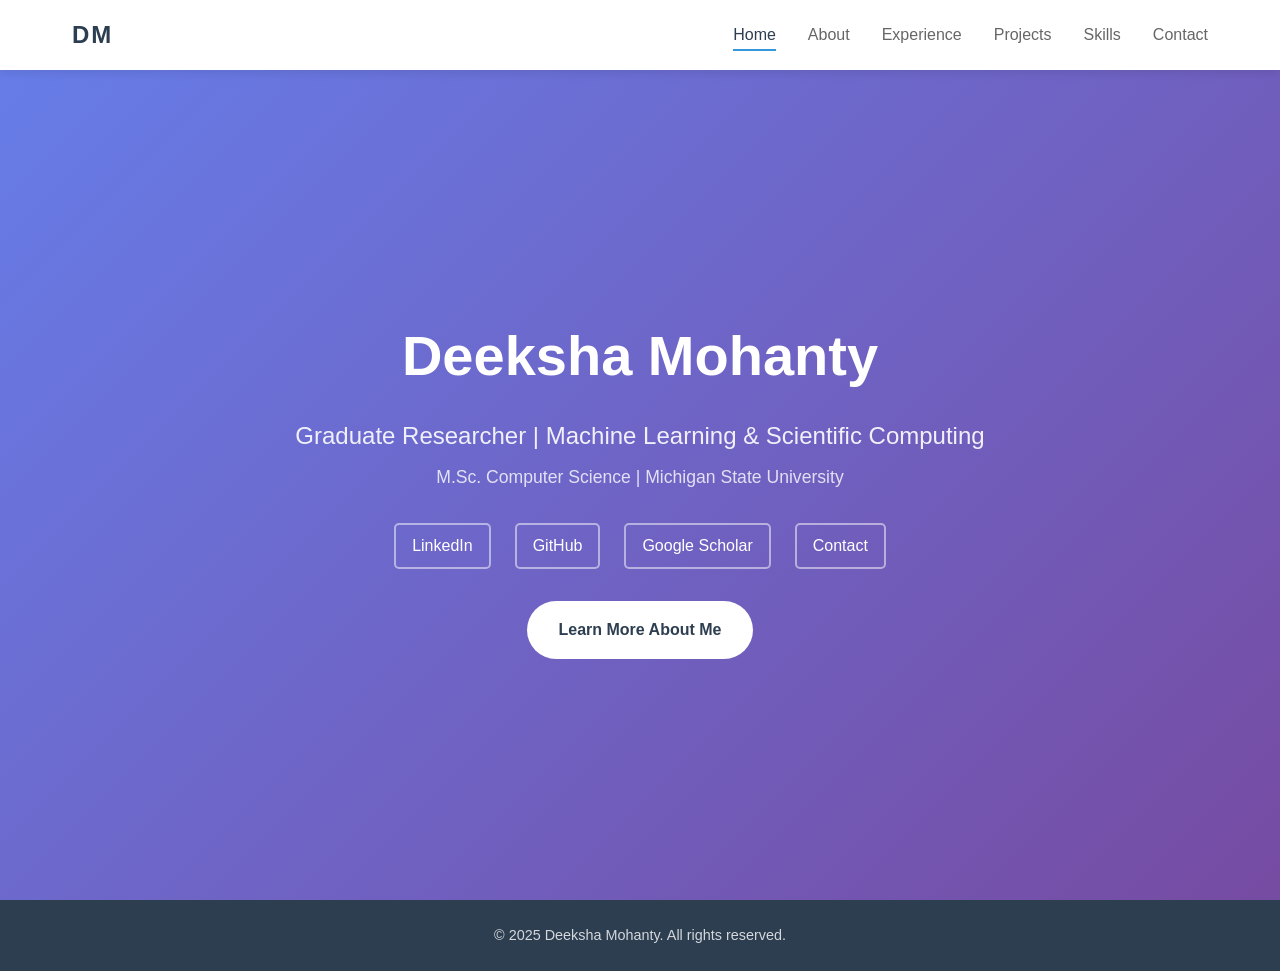
<file: index.html>
<!DOCTYPE html>
<html lang="en">
<head>
    <meta charset="UTF-8">
    <meta name="viewport" content="width=device-width, initial-scale=1.0">
    <title>Deeksha Mohanty | Home</title>
    <link rel="stylesheet" href="style.css">
</head>
<body>
    <nav class="navbar">
        <div class="nav-container">
            <a href="index.html" class="nav-logo">DM</a>
            <ul class="nav-menu">
                <li><a href="index.html" class="nav-link active">Home</a></li>
                <li><a href="about.html" class="nav-link">About</a></li>
                <li><a href="experience.html" class="nav-link">Experience</a></li>
                <li><a href="projects.html" class="nav-link">Projects</a></li>
                <li><a href="skills.html" class="nav-link">Skills</a></li>
                <li><a href="contact.html" class="nav-link">Contact</a></li>
            </ul>
        </div>
    </nav>

    <main class="hero-section">
        <div class="hero-content">
            <h1>Deeksha Mohanty</h1>
            <p class="hero-title">Graduate Researcher | Machine Learning & Scientific Computing</p>
            <p class="hero-subtitle">M.Sc. Computer Science | Michigan State University</p>
            <div class="hero-links">
                <a href="https://linkedin.com/in/deeksha-mohanty" target="_blank">LinkedIn</a>
                <a href="https://github.com" target="_blank">GitHub</a>
                <a href="https://scholar.google.com" target="_blank">Google Scholar</a>
                <a href="contact.html">Contact</a>
            </div>
            <a href="about.html" class="cta-button">Learn More About Me</a>
        </div>
    </main>

    <footer class="footer">
        <p>&copy; 2025 Deeksha Mohanty. All rights reserved.</p>
    </footer>
</body>
</html>
</file>
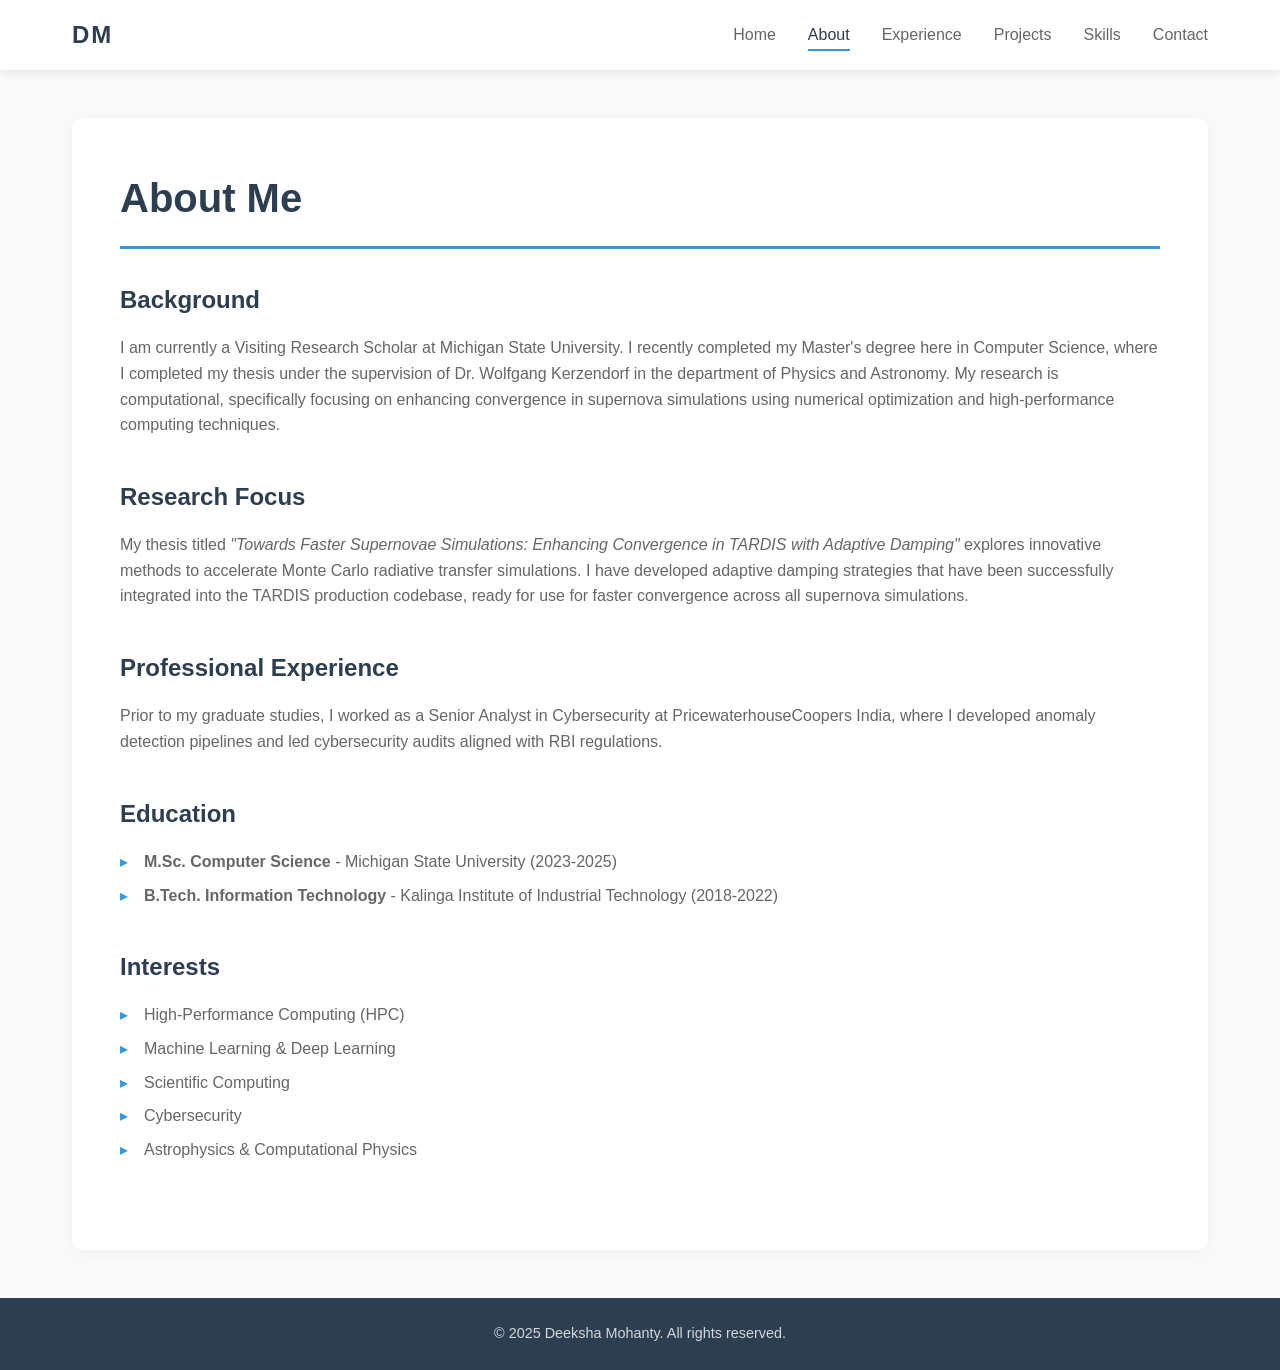
<file: about.html>
<!DOCTYPE html>
<html lang="en">
<head>
    <meta charset="UTF-8">
    <meta name="viewport" content="width=device-width, initial-scale=1.0">
    <title>Deeksha Mohanty | About</title>
    <link rel="stylesheet" href="style.css">
</head>
<body>
    <nav class="navbar">
        <div class="nav-container">
            <a href="index.html" class="nav-logo">DM</a>
            <ul class="nav-menu">
                <li><a href="index.html" class="nav-link">Home</a></li>
                <li><a href="about.html" class="nav-link active">About</a></li>
                <li><a href="experience.html" class="nav-link">Experience</a></li>
                <li><a href="projects.html" class="nav-link">Projects</a></li>
                <li><a href="skills.html" class="nav-link">Skills</a></li>
                <li><a href="contact.html" class="nav-link">Contact</a></li>
            </ul>
        </div>
    </nav>

    <main class="page-content">
        <section class="section">
            <h1>About Me</h1>
            
            <div class="content-block">
                <h2>Background</h2>
                <p>I am currently a Visiting Research Scholar at Michigan State University. I recently completed my Master's degree here in Computer Science, where I completed my thesis under the supervision of Dr. Wolfgang Kerzendorf in the department of Physics and Astronomy. My research is computational, specifically focusing on enhancing convergence in supernova simulations using numerical optimization and high-performance computing techniques.</p>
            </div>

            <div class="content-block">
                <h2>Research Focus</h2>
                <p>My thesis titled <em>"Towards Faster Supernovae Simulations: Enhancing Convergence in TARDIS with Adaptive Damping"</em> explores innovative methods to accelerate Monte Carlo radiative transfer simulations. I have developed adaptive damping strategies that have been successfully integrated into the TARDIS production codebase, ready for use for faster convergence across all supernova simulations.</p>
            </div>

            <div class="content-block">
                <h2>Professional Experience</h2>
                <p>Prior to my graduate studies, I worked as a Senior Analyst in Cybersecurity at PricewaterhouseCoopers India, where I developed anomaly detection pipelines and led cybersecurity audits aligned with RBI regulations.</p>
            </div>

            <div class="content-block">
                <h2>Education</h2>
                <ul>
                    <li><strong>M.Sc. Computer Science</strong> - Michigan State University (2023-2025)</li>
                    <li><strong>B.Tech. Information Technology</strong> - Kalinga Institute of Industrial Technology (2018-2022)</li>
                </ul>
            </div>

            <div class="content-block">
                <h2>Interests</h2>
                <ul>
                    <li>High-Performance Computing (HPC)</li>
                    <li>Machine Learning & Deep Learning</li>
                    <li>Scientific Computing</li>
                    <li>Cybersecurity</li>
                    <li>Astrophysics & Computational Physics</li>
                </ul>
            </div>
        </section>
    </main>

    <footer class="footer">
        <p>&copy; 2025 Deeksha Mohanty. All rights reserved.</p>
    </footer>
</body>
</html>
</file>
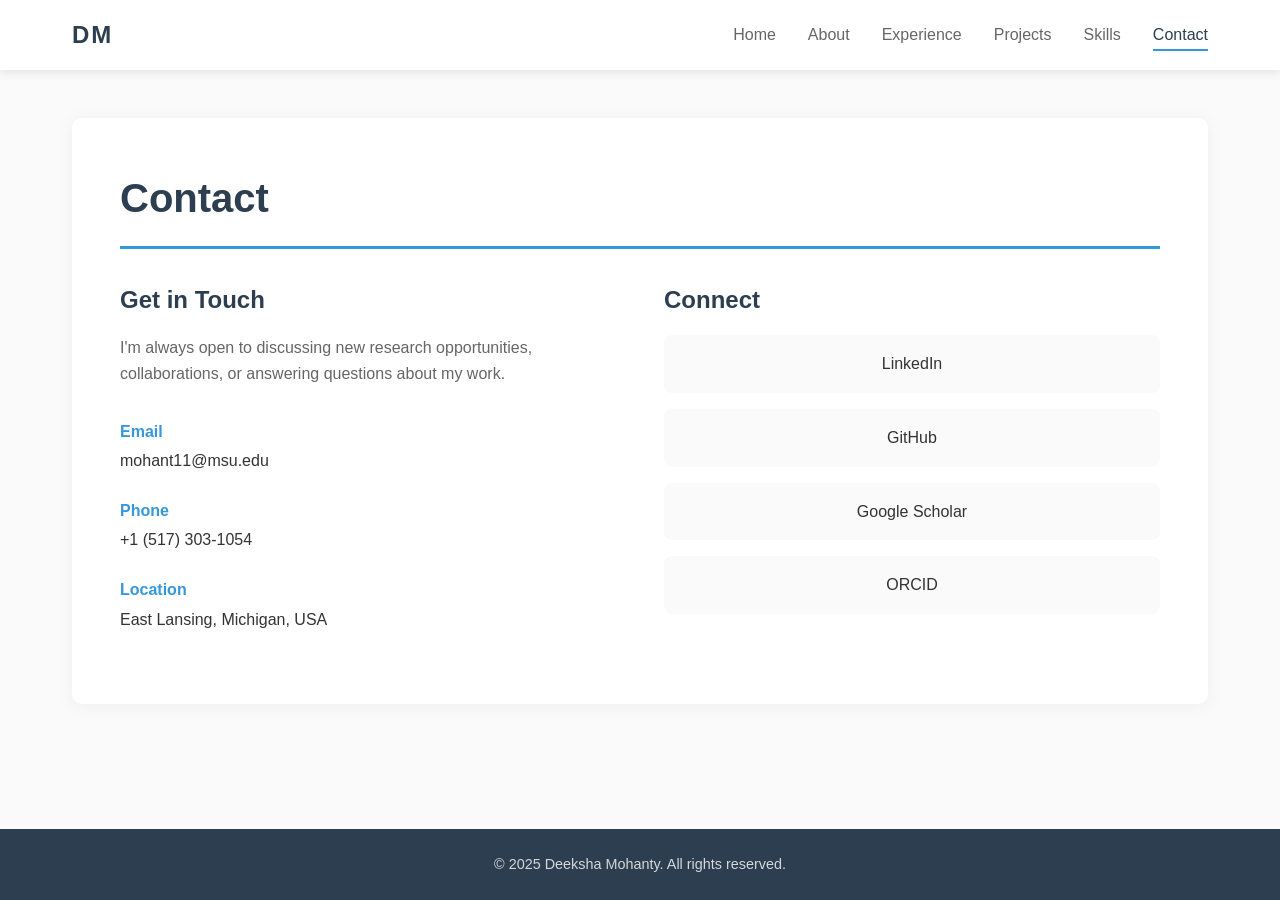
<file: contact.html>
<!DOCTYPE html>
<html lang="en">
<head>
    <meta charset="UTF-8">
    <meta name="viewport" content="width=device-width, initial-scale=1.0">
    <title>Deeksha Mohanty | Contact</title>
    <link rel="stylesheet" href="style.css">
</head>
<body>
    <nav class="navbar">
        <div class="nav-container">
            <a href="index.html" class="nav-logo">DM</a>
            <ul class="nav-menu">
                <li><a href="index.html" class="nav-link">Home</a></li>
                <li><a href="about.html" class="nav-link">About</a></li>
                <li><a href="experience.html" class="nav-link">Experience</a></li>
                <li><a href="projects.html" class="nav-link">Projects</a></li>
                <li><a href="skills.html" class="nav-link">Skills</a></li>
                <li><a href="contact.html" class="nav-link active">Contact</a></li>
            </ul>
        </div>
    </nav>

    <main class="page-content">
        <section class="section">
            <h1>Contact</h1>

            <div class="contact-container">
                <div class="contact-info">
                    <h2>Get in Touch</h2>
                    <p>I'm always open to discussing new research opportunities, collaborations, or answering questions about my work.</p>
                    
                    <div class="contact-item">
                        <h3>Email</h3>
                        <p><a href="mailto:mohant11@msu.edu">mohant11@msu.edu</a></p>
                    </div>

                    <div class="contact-item">
                        <h3>Phone</h3>
                        <p>+1 (517) 303-1054</p>
                    </div>

                    <div class="contact-item">
                        <h3>Location</h3>
                        <p>East Lansing, Michigan, USA</p>
                    </div>
                </div>

                <div class="social-links">
                    <h2>Connect</h2>
                    <div class="social-buttons">
                        <a href="https://linkedin.com/in/deeksha-mohanty" target="_blank" class="social-button">
                            LinkedIn
                        </a>
                        <a href="https://github.com" target="_blank" class="social-button">
                            GitHub
                        </a>
                        <a href="https://scholar.google.com" target="_blank" class="social-button">
                            Google Scholar
                        </a>
                        <a href="https://orcid.org/0000-0003-1197-6693" target="_blank" class="social-button">
                            ORCID
                        </a>
                    </div>
                </div>
            </div>
        </section>
    </main>

    <footer class="footer">
        <p>&copy; 2025 Deeksha Mohanty. All rights reserved.</p>
    </footer>
</body>
</html>
</file>
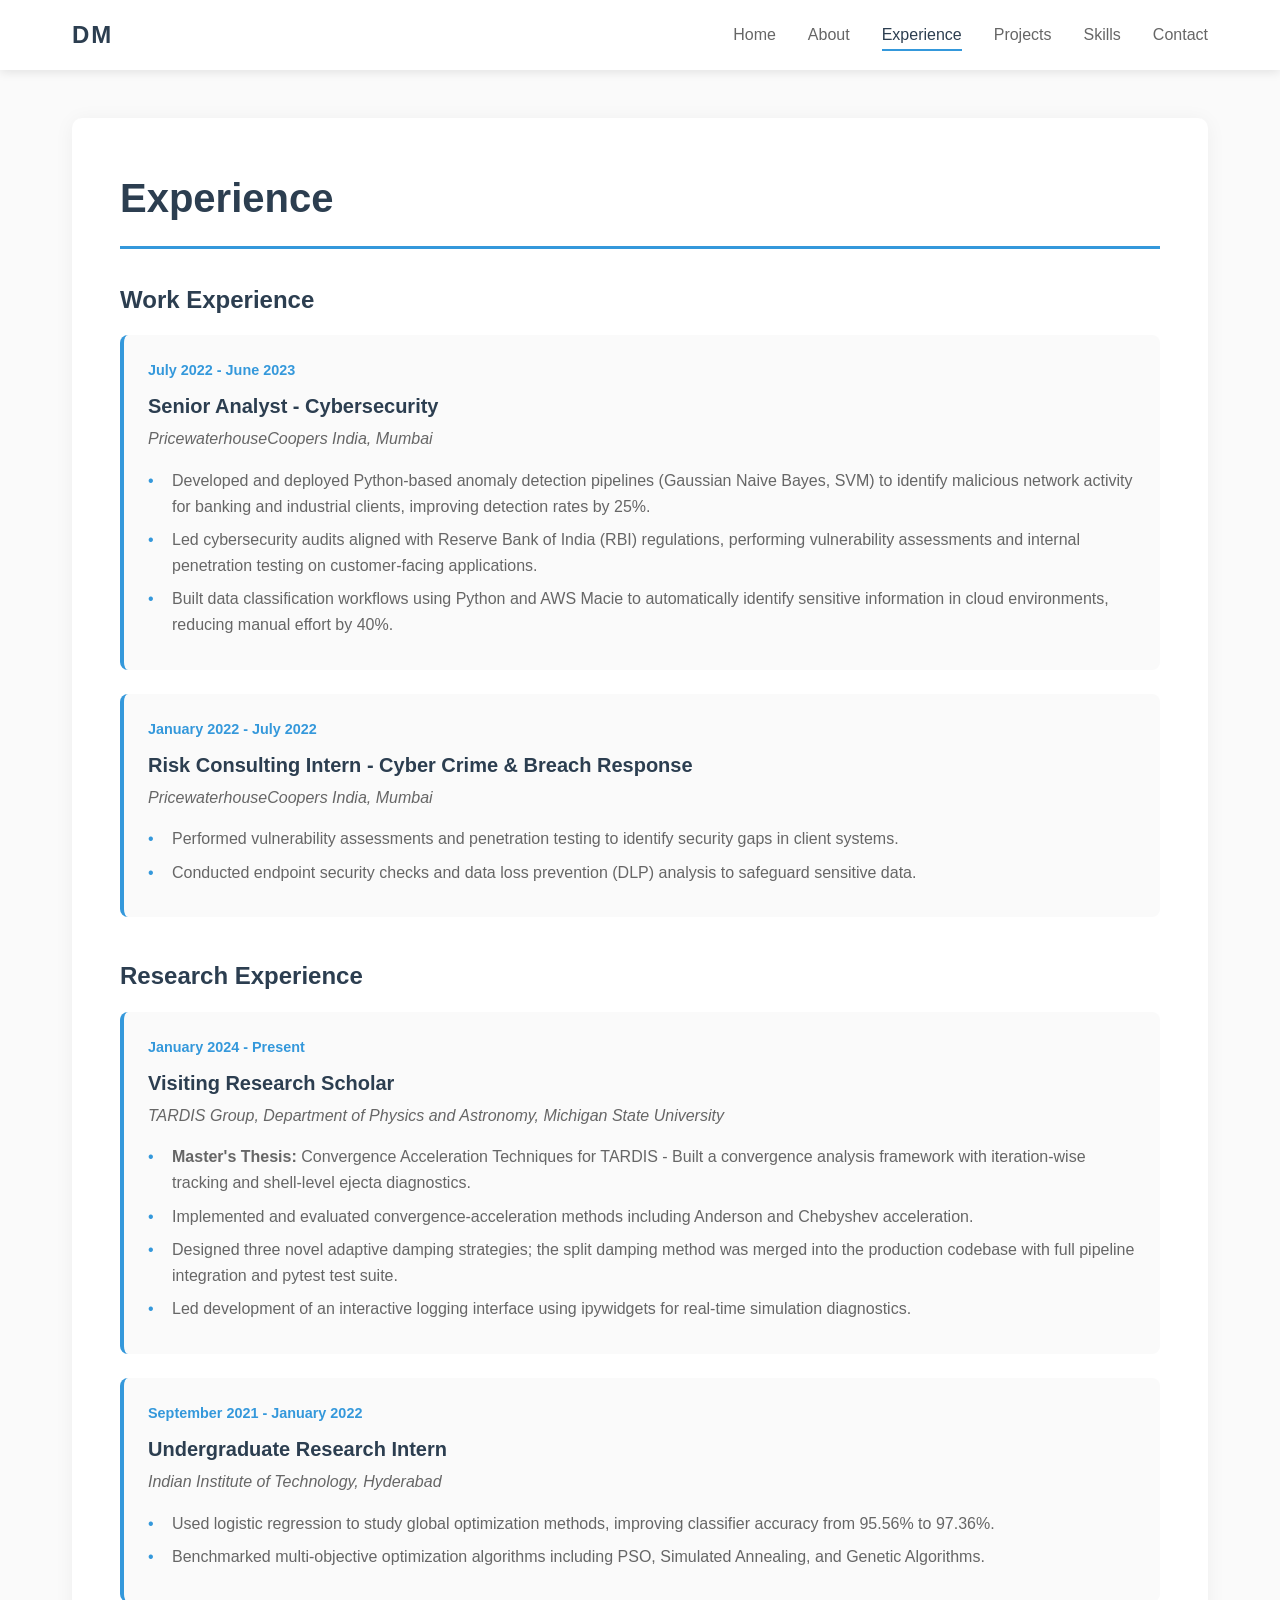
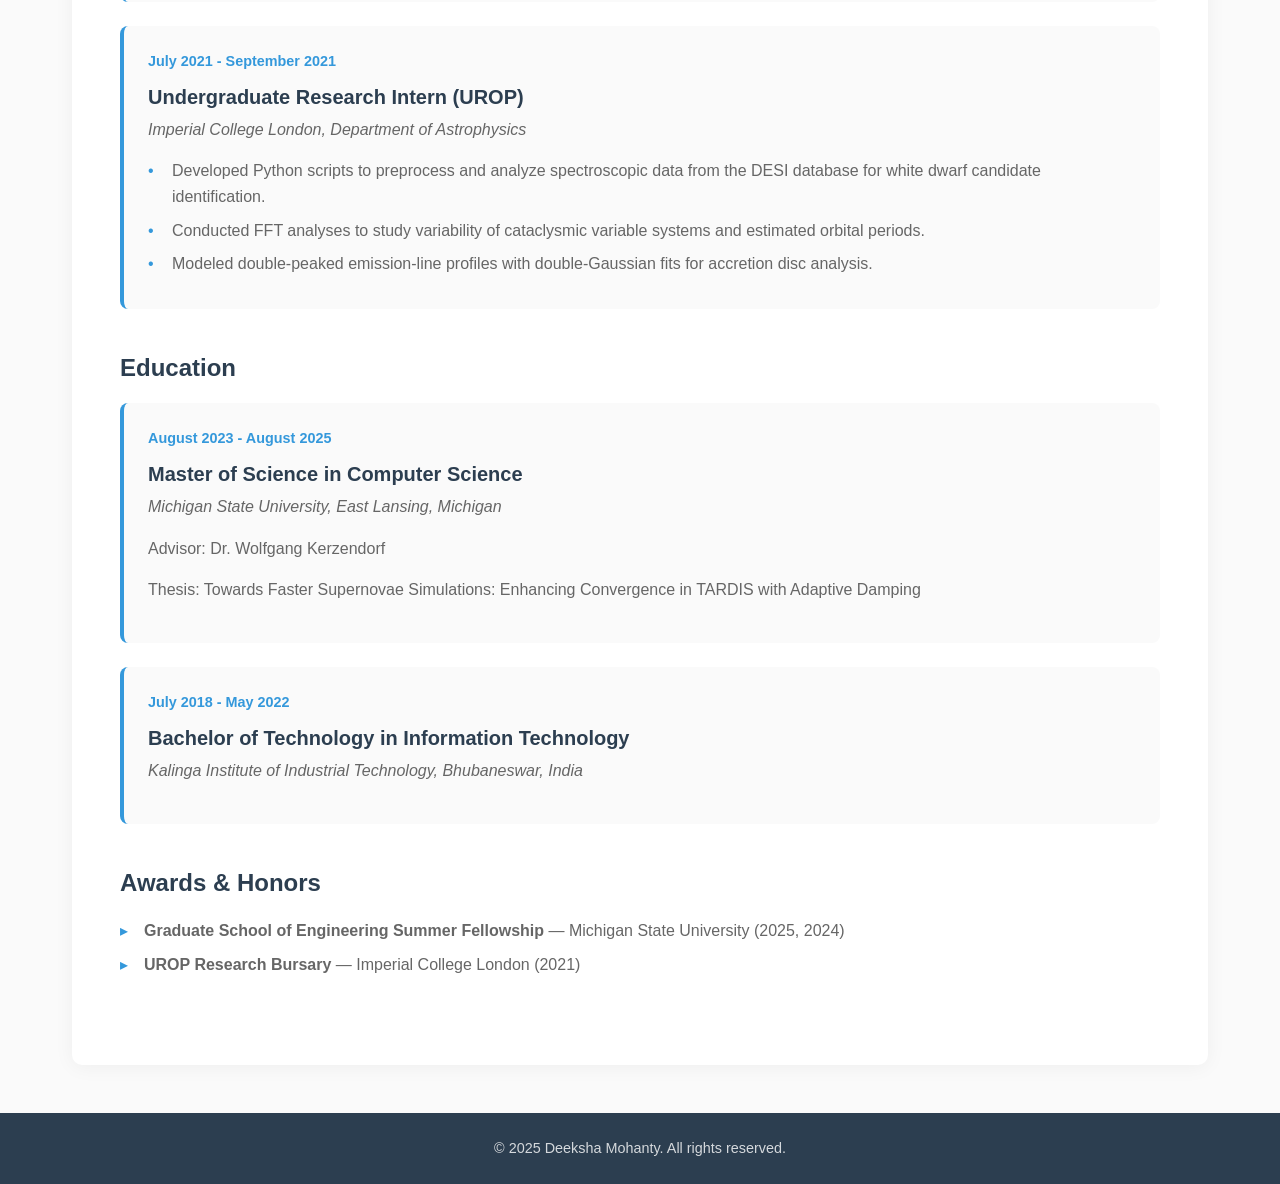
<file: experience.html>
<!DOCTYPE html>
<html lang="en">
<head>
    <meta charset="UTF-8">
    <meta name="viewport" content="width=device-width, initial-scale=1.0">
    <title>Deeksha Mohanty | Experience</title>
    <link rel="stylesheet" href="style.css">
</head>
<body>
    <nav class="navbar">
        <div class="nav-container">
            <a href="index.html" class="nav-logo">DM</a>
            <ul class="nav-menu">
                <li><a href="index.html" class="nav-link">Home</a></li>
                <li><a href="about.html" class="nav-link">About</a></li>
                <li><a href="experience.html" class="nav-link active">Experience</a></li>
                <li><a href="projects.html" class="nav-link">Projects</a></li>
                <li><a href="skills.html" class="nav-link">Skills</a></li>
                <li><a href="contact.html" class="nav-link">Contact</a></li>
            </ul>
        </div>
    </nav>

    <main class="page-content">
        <section class="section">
            <h1>Experience</h1>

            <!-- Work Experience -->
            <div class="content-block">
                <h2>Work Experience</h2>
                
                <div class="timeline-item">
                    <div class="timeline-date">July 2022 - June 2023</div>
                    <h3>Senior Analyst - Cybersecurity</h3>
                    <p class="company">PricewaterhouseCoopers India, Mumbai</p>
                    <ul>
                        <li>Developed and deployed Python-based anomaly detection pipelines (Gaussian Naive Bayes, SVM) to identify malicious network activity for banking and industrial clients, improving detection rates by 25%.</li>
                        <li>Led cybersecurity audits aligned with Reserve Bank of India (RBI) regulations, performing vulnerability assessments and internal penetration testing on customer-facing applications.</li>
                        <li>Built data classification workflows using Python and AWS Macie to automatically identify sensitive information in cloud environments, reducing manual effort by 40%.</li>
                    </ul>
                </div>

                <div class="timeline-item">
                    <div class="timeline-date">January 2022 - July 2022</div>
                    <h3>Risk Consulting Intern - Cyber Crime & Breach Response</h3>
                    <p class="company">PricewaterhouseCoopers India, Mumbai</p>
                    <ul>
                        <li>Performed vulnerability assessments and penetration testing to identify security gaps in client systems.</li>
                        <li>Conducted endpoint security checks and data loss prevention (DLP) analysis to safeguard sensitive data.</li>
                    </ul>
                </div>
            </div>

            <!-- Research Experience -->
            <div class="content-block">
                <h2>Research Experience</h2>

                <div class="timeline-item">
                    <div class="timeline-date">January 2024 - Present</div>
                    <h3>Visiting Research Scholar</h3>
                    <p class="company">TARDIS Group, Department of Physics and Astronomy, Michigan State University</p>
                    <ul>
                        <li><strong>Master's Thesis:</strong> Convergence Acceleration Techniques for TARDIS - Built a convergence analysis framework with iteration-wise tracking and shell-level ejecta diagnostics.</li>
                        <li>Implemented and evaluated convergence-acceleration methods including Anderson and Chebyshev acceleration.</li>
                        <li>Designed three novel adaptive damping strategies; the split damping method was merged into the production codebase with full pipeline integration and pytest test suite.</li>
                        <li>Led development of an interactive logging interface using ipywidgets for real-time simulation diagnostics.</li>
                    </ul>
                </div>

                <div class="timeline-item">
                    <div class="timeline-date">September 2021 - January 2022</div>
                    <h3>Undergraduate Research Intern</h3>
                    <p class="company">Indian Institute of Technology, Hyderabad</p>
                    <ul>
                        <li>Used logistic regression to study global optimization methods, improving classifier accuracy from 95.56% to 97.36%.</li>
                        <li>Benchmarked multi-objective optimization algorithms including PSO, Simulated Annealing, and Genetic Algorithms.</li>
                    </ul>
                </div>

                <div class="timeline-item">
                    <div class="timeline-date">July 2021 - September 2021</div>
                    <h3>Undergraduate Research Intern (UROP)</h3>
                    <p class="company">Imperial College London, Department of Astrophysics</p>
                    <ul>
                        <li>Developed Python scripts to preprocess and analyze spectroscopic data from the DESI database for white dwarf candidate identification.</li>
                        <li>Conducted FFT analyses to study variability of cataclysmic variable systems and estimated orbital periods.</li>
                        <li>Modeled double-peaked emission-line profiles with double-Gaussian fits for accretion disc analysis.</li>
                    </ul>
                </div>
            </div>

            <!-- Education -->
            <div class="content-block">
                <h2>Education</h2>

                <div class="timeline-item">
                    <div class="timeline-date">August 2023 - August 2025</div>
                    <h3>Master of Science in Computer Science</h3>
                    <p class="company">Michigan State University, East Lansing, Michigan</p>
                    <p>Advisor: Dr. Wolfgang Kerzendorf</p>
                    <p>Thesis: Towards Faster Supernovae Simulations: Enhancing Convergence in TARDIS with Adaptive Damping</p>
                </div>

                <div class="timeline-item">
                    <div class="timeline-date">July 2018 - May 2022</div>
                    <h3>Bachelor of Technology in Information Technology</h3>
                    <p class="company">Kalinga Institute of Industrial Technology, Bhubaneswar, India</p>
                </div>
            </div>

            <!-- Awards & Honors -->
            <div class="content-block">
                <h2>Awards & Honors</h2>
                <ul>
                    <li><strong>Graduate School of Engineering Summer Fellowship</strong> — Michigan State University (2025, 2024)</li>
                    <li><strong>UROP Research Bursary</strong> — Imperial College London (2021)</li>
                </ul>
            </div>
        </section>
    </main>

    <footer class="footer">
        <p>&copy; 2025 Deeksha Mohanty. All rights reserved.</p>
    </footer>
</body>
</html>
</file>
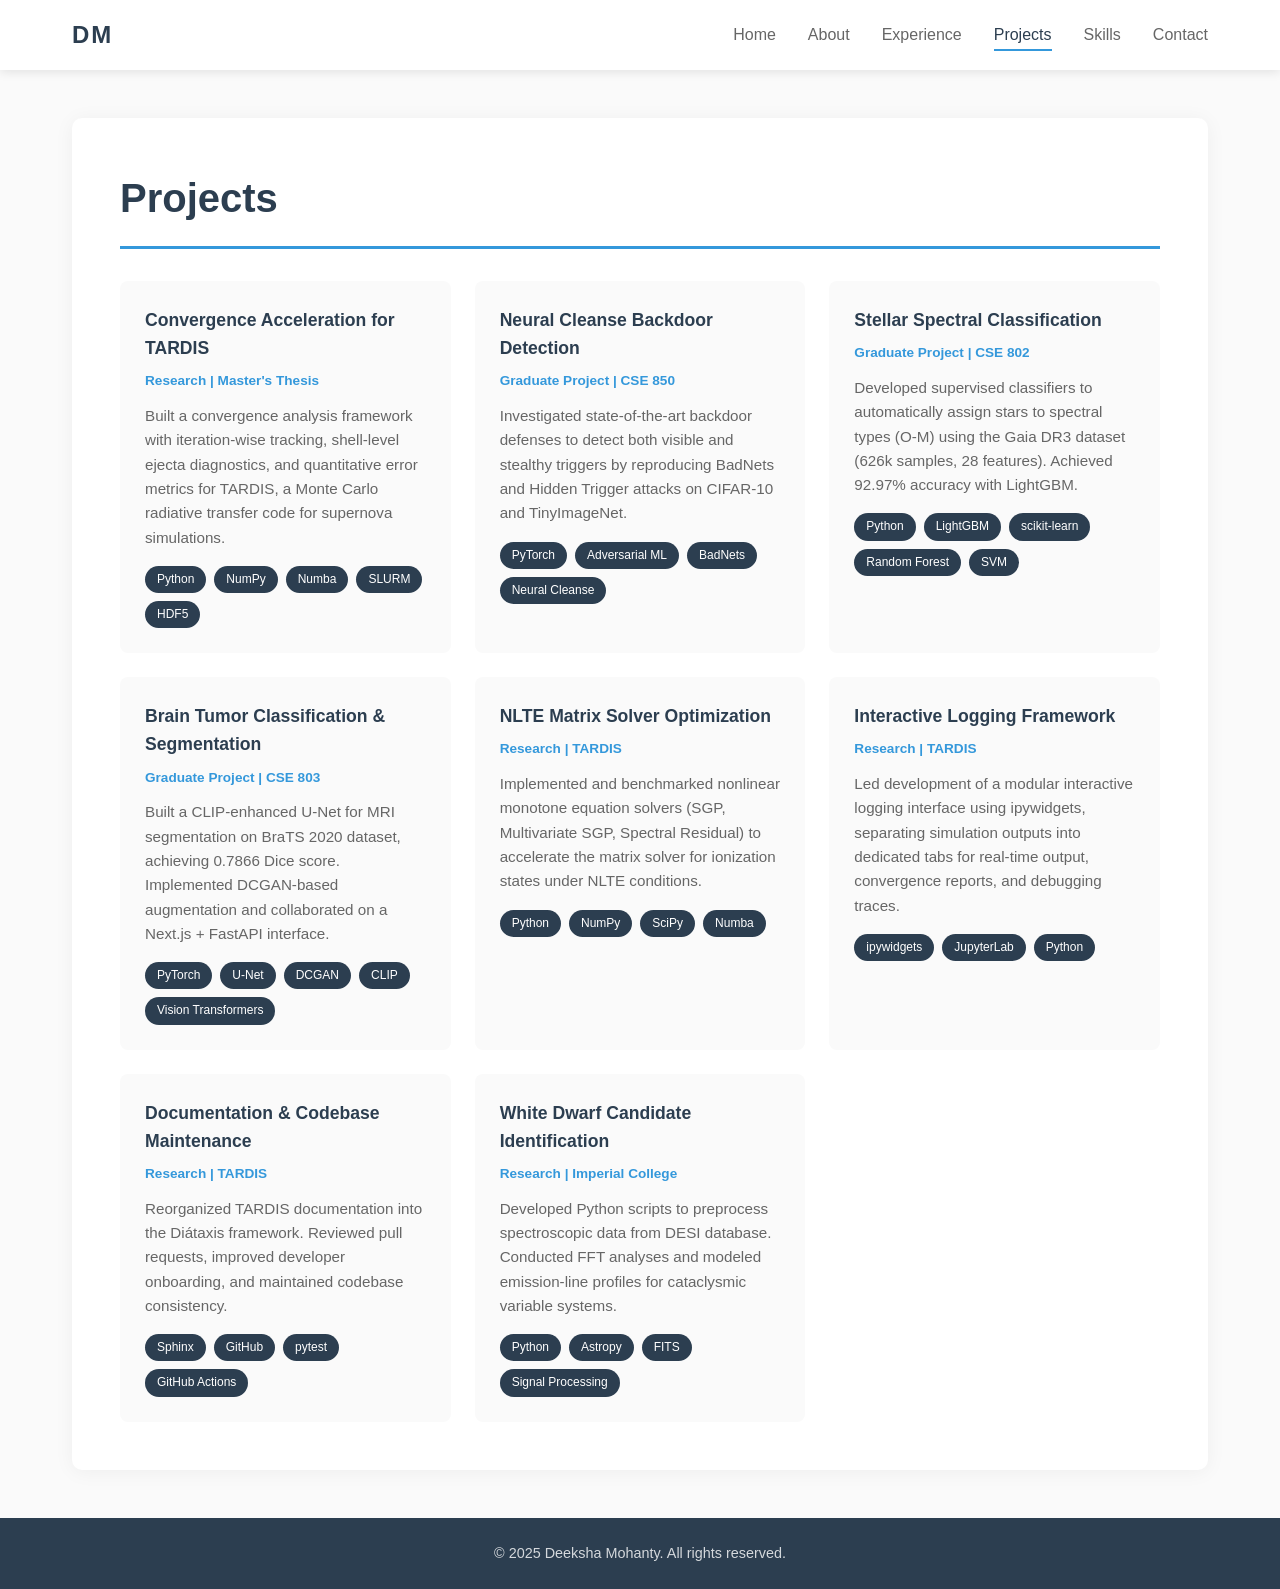
<file: projects.html>
<!DOCTYPE html>
<html lang="en">
<head>
    <meta charset="UTF-8">
    <meta name="viewport" content="width=device-width, initial-scale=1.0">
    <title>Deeksha Mohanty | Projects</title>
    <link rel="stylesheet" href="style.css">
</head>
<body>
    <nav class="navbar">
        <div class="nav-container">
            <a href="index.html" class="nav-logo">DM</a>
            <ul class="nav-menu">
                <li><a href="index.html" class="nav-link">Home</a></li>
                <li><a href="about.html" class="nav-link">About</a></li>
                <li><a href="experience.html" class="nav-link">Experience</a></li>
                <li><a href="projects.html" class="nav-link active">Projects</a></li>
                <li><a href="skills.html" class="nav-link">Skills</a></li>
                <li><a href="contact.html" class="nav-link">Contact</a></li>
            </ul>
        </div>
    </nav>

    <main class="page-content">
        <section class="section">
            <h1>Projects</h1>

            <div class="projects-grid">
                <!-- Project 1 -->
                <div class="project-card">
                    <h3>Convergence Acceleration for TARDIS</h3>
                    <p class="project-category">Research | Master's Thesis</p>
                    <p class="project-description">Built a convergence analysis framework with iteration-wise tracking, shell-level ejecta diagnostics, and quantitative error metrics for TARDIS, a Monte Carlo radiative transfer code for supernova simulations.</p>
                    <ul class="project-tags">
                        <li>Python</li>
                        <li>NumPy</li>
                        <li>Numba</li>
                        <li>SLURM</li>
                        <li>HDF5</li>
                    </ul>
                </div>

                <!-- Project 2 -->
                <div class="project-card">
                    <h3>Neural Cleanse Backdoor Detection</h3>
                    <p class="project-category">Graduate Project | CSE 850</p>
                    <p class="project-description">Investigated state-of-the-art backdoor defenses to detect both visible and stealthy triggers by reproducing BadNets and Hidden Trigger attacks on CIFAR-10 and TinyImageNet.</p>
                    <ul class="project-tags">
                        <li>PyTorch</li>
                        <li>Adversarial ML</li>
                        <li>BadNets</li>
                        <li>Neural Cleanse</li>
                    </ul>
                </div>

                <!-- Project 3 -->
                <div class="project-card">
                    <h3>Stellar Spectral Classification</h3>
                    <p class="project-category">Graduate Project | CSE 802</p>
                    <p class="project-description">Developed supervised classifiers to automatically assign stars to spectral types (O-M) using the Gaia DR3 dataset (626k samples, 28 features). Achieved 92.97% accuracy with LightGBM.</p>
                    <ul class="project-tags">
                        <li>Python</li>
                        <li>LightGBM</li>
                        <li>scikit-learn</li>
                        <li>Random Forest</li>
                        <li>SVM</li>
                    </ul>
                </div>

                <!-- Project 4 -->
                <div class="project-card">
                    <h3>Brain Tumor Classification & Segmentation</h3>
                    <p class="project-category">Graduate Project | CSE 803</p>
                    <p class="project-description">Built a CLIP-enhanced U-Net for MRI segmentation on BraTS 2020 dataset, achieving 0.7866 Dice score. Implemented DCGAN-based augmentation and collaborated on a Next.js + FastAPI interface.</p>
                    <ul class="project-tags">
                        <li>PyTorch</li>
                        <li>U-Net</li>
                        <li>DCGAN</li>
                        <li>CLIP</li>
                        <li>Vision Transformers</li>
                    </ul>
                </div>

                <!-- Project 5 -->
                <div class="project-card">
                    <h3>NLTE Matrix Solver Optimization</h3>
                    <p class="project-category">Research | TARDIS</p>
                    <p class="project-description">Implemented and benchmarked nonlinear monotone equation solvers (SGP, Multivariate SGP, Spectral Residual) to accelerate the matrix solver for ionization states under NLTE conditions.</p>
                    <ul class="project-tags">
                        <li>Python</li>
                        <li>NumPy</li>
                        <li>SciPy</li>
                        <li>Numba</li>
                    </ul>
                </div>

                <!-- Project 6 -->
                <div class="project-card">
                    <h3>Interactive Logging Framework</h3>
                    <p class="project-category">Research | TARDIS</p>
                    <p class="project-description">Led development of a modular interactive logging interface using ipywidgets, separating simulation outputs into dedicated tabs for real-time output, convergence reports, and debugging traces.</p>
                    <ul class="project-tags">
                        <li>ipywidgets</li>
                        <li>JupyterLab</li>
                        <li>Python</li>
                    </ul>
                </div>

                <!-- Project 7 -->
                <div class="project-card">
                    <h3>Documentation & Codebase Maintenance</h3>
                    <p class="project-category">Research | TARDIS</p>
                    <p class="project-description">Reorganized TARDIS documentation into the Diátaxis framework. Reviewed pull requests, improved developer onboarding, and maintained codebase consistency.</p>
                    <ul class="project-tags">
                        <li>Sphinx</li>
                        <li>GitHub</li>
                        <li>pytest</li>
                        <li>GitHub Actions</li>
                    </ul>
                </div>

                <!-- Project 8 -->
                <div class="project-card">
                    <h3>White Dwarf Candidate Identification</h3>
                    <p class="project-category">Research | Imperial College</p>
                    <p class="project-description">Developed Python scripts to preprocess spectroscopic data from DESI database. Conducted FFT analyses and modeled emission-line profiles for cataclysmic variable systems.</p>
                    <ul class="project-tags">
                        <li>Python</li>
                        <li>Astropy</li>
                        <li>FITS</li>
                        <li>Signal Processing</li>
                    </ul>
                </div>
            </div>
        </section>
    </main>

    <footer class="footer">
        <p>&copy; 2025 Deeksha Mohanty. All rights reserved.</p>
    </footer>
</body>
</html>
</file>
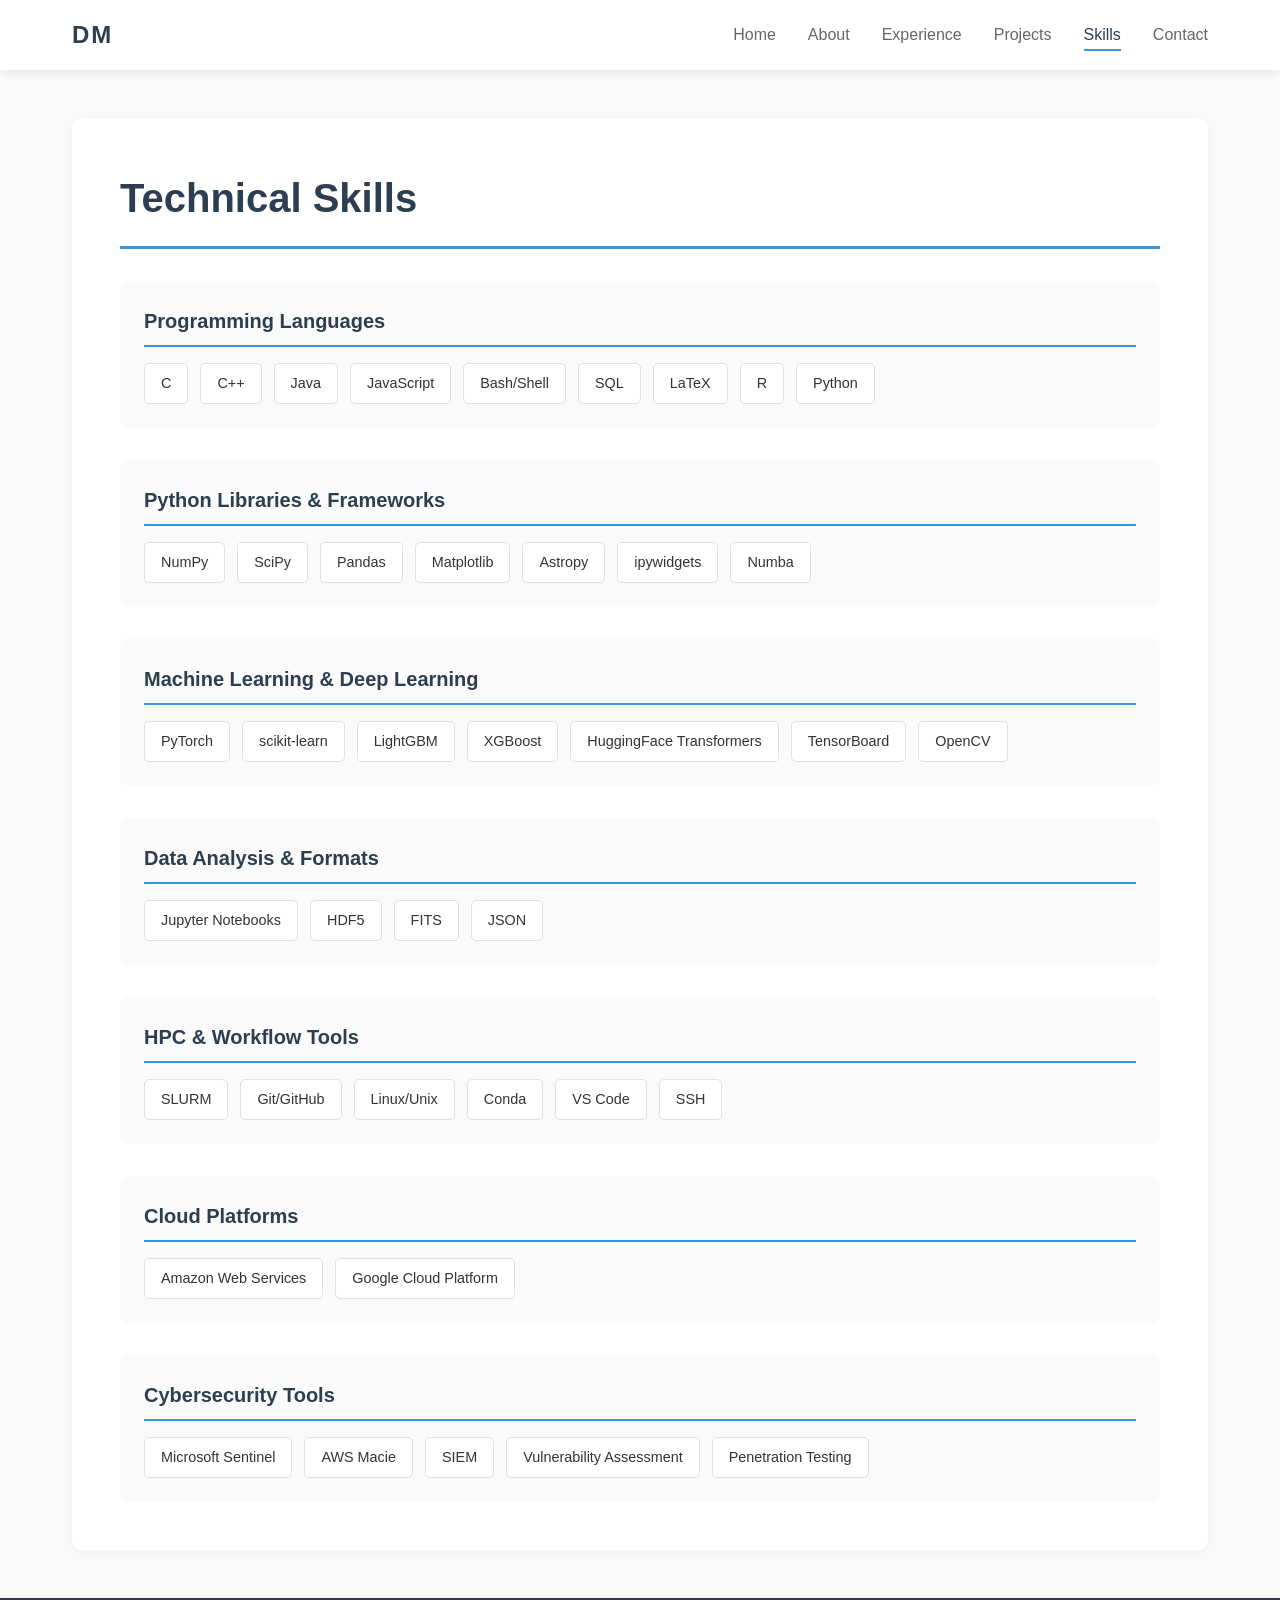
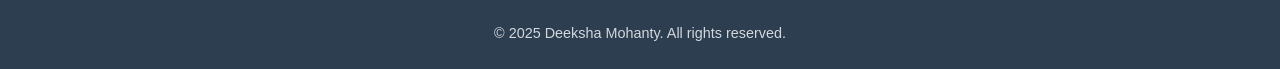
<file: skills.html>
<!DOCTYPE html>
<html lang="en">
<head>
    <meta charset="UTF-8">
    <meta name="viewport" content="width=device-width, initial-scale=1.0">
    <title>Deeksha Mohanty | Skills</title>
    <link rel="stylesheet" href="style.css">
</head>
<body>
    <nav class="navbar">
        <div class="nav-container">
            <a href="index.html" class="nav-logo">DM</a>
            <ul class="nav-menu">
                <li><a href="index.html" class="nav-link">Home</a></li>
                <li><a href="about.html" class="nav-link">About</a></li>
                <li><a href="experience.html" class="nav-link">Experience</a></li>
                <li><a href="projects.html" class="nav-link">Projects</a></li>
                <li><a href="skills.html" class="nav-link active">Skills</a></li>
                <li><a href="contact.html" class="nav-link">Contact</a></li>
            </ul>
        </div>
    </nav>

    <main class="page-content">
        <section class="section">
            <h1>Technical Skills</h1>

            <div class="skills-container">
                <div class="skill-category">
                    <h2>Programming Languages</h2>
                    <div class="skill-tags">
                        <span class="skill-tag">C</span>
                        <span class="skill-tag">C++</span>
                        <span class="skill-tag">Java</span>
                        <span class="skill-tag">JavaScript</span>
                        <span class="skill-tag">Bash/Shell</span>
                        <span class="skill-tag">SQL</span>
                        <span class="skill-tag">LaTeX</span>
                        <span class="skill-tag">R</span>
                        <span class="skill-tag">Python</span>
                    </div>
                </div>

                <div class="skill-category">
                    <h2>Python Libraries & Frameworks</h2>
                    <div class="skill-tags">
                        <span class="skill-tag">NumPy</span>
                        <span class="skill-tag">SciPy</span>
                        <span class="skill-tag">Pandas</span>
                        <span class="skill-tag">Matplotlib</span>
                        <span class="skill-tag">Astropy</span>
                        <span class="skill-tag">ipywidgets</span>
                        <span class="skill-tag">Numba</span>
                    </div>
                </div>

                <div class="skill-category">
                    <h2>Machine Learning & Deep Learning</h2>
                    <div class="skill-tags">
                        <span class="skill-tag">PyTorch</span>
                        <span class="skill-tag">scikit-learn</span>
                        <span class="skill-tag">LightGBM</span>
                        <span class="skill-tag">XGBoost</span>
                        <span class="skill-tag">HuggingFace Transformers</span>
                        <span class="skill-tag">TensorBoard</span>
                        <span class="skill-tag">OpenCV</span>
                    </div>
                </div>

                <div class="skill-category">
                    <h2>Data Analysis & Formats</h2>
                    <div class="skill-tags">
                        <span class="skill-tag">Jupyter Notebooks</span>
                        <span class="skill-tag">HDF5</span>
                        <span class="skill-tag">FITS</span>
                        <span class="skill-tag">JSON</span>
                    </div>
                </div>

                <div class="skill-category">
                    <h2>HPC & Workflow Tools</h2>
                    <div class="skill-tags">
                        <span class="skill-tag">SLURM</span>
                        <span class="skill-tag">Git/GitHub</span>
                        <span class="skill-tag">Linux/Unix</span>
                        <span class="skill-tag">Conda</span>
                        <span class="skill-tag">VS Code</span>
                        <span class="skill-tag">SSH</span>
                    </div>
                </div>

                <div class="skill-category">
                    <h2>Cloud Platforms</h2>
                    <div class="skill-tags">
                        <span class="skill-tag">Amazon Web Services</span>
                        <span class="skill-tag">Google Cloud Platform</span>
                    </div>
                </div>

                <div class="skill-category">
                    <h2>Cybersecurity Tools</h2>
                    <div class="skill-tags">
                        <span class="skill-tag">Microsoft Sentinel</span>
                        <span class="skill-tag">AWS Macie</span>
                        <span class="skill-tag">SIEM</span>
                        <span class="skill-tag">Vulnerability Assessment</span>
                        <span class="skill-tag">Penetration Testing</span>
                    </div>
                </div>
            </div>
        </section>
    </main>

    <footer class="footer">
        <p>&copy; 2025 Deeksha Mohanty. All rights reserved.</p>
    </footer>
</body>
</html>
</file>
<file: style.css>
/* ========================================
   Deeksha Mohanty - Personal Website Styles
   ======================================== */

/* CSS Variables */
:root {
    --primary-color: #2c3e50;
    --secondary-color: #3498db;
    --accent-color: #e74c3c;
    --text-color: #333;
    --light-text: #666;
    --bg-color: #fafafa;
    --card-bg: #ffffff;
    --nav-height: 70px;
    --transition: all 0.3s ease;
}

/* Reset & Base Styles */
* {
    margin: 0;
    padding: 0;
    box-sizing: border-box;
}

body {
    font-family: -apple-system, BlinkMacSystemFont, 'Segoe UI', Roboto, Oxygen, Ubuntu, sans-serif;
    line-height: 1.6;
    color: var(--text-color);
    background-color: var(--bg-color);
    min-height: 100vh;
    display: flex;
    flex-direction: column;
}

/* Navigation */
.navbar {
    background: var(--card-bg);
    box-shadow: 0 2px 10px rgba(0, 0, 0, 0.1);
    position: fixed;
    top: 0;
    left: 0;
    right: 0;
    z-index: 1000;
    height: var(--nav-height);
}

.nav-container {
    max-width: 1200px;
    margin: 0 auto;
    padding: 0 2rem;
    display: flex;
    justify-content: space-between;
    align-items: center;
    height: 100%;
}

.nav-logo {
    font-size: 1.5rem;
    font-weight: 700;
    color: var(--primary-color);
    text-decoration: none;
    letter-spacing: 2px;
}

.nav-menu {
    display: flex;
    list-style: none;
    gap: 2rem;
}

.nav-link {
    text-decoration: none;
    color: var(--light-text);
    font-weight: 500;
    padding: 0.5rem 0;
    position: relative;
    transition: var(--transition);
}

.nav-link::after {
    content: '';
    position: absolute;
    bottom: 0;
    left: 0;
    width: 0;
    height: 2px;
    background: var(--secondary-color);
    transition: var(--transition);
}

.nav-link:hover,
.nav-link.active {
    color: var(--primary-color);
}

.nav-link:hover::after,
.nav-link.active::after {
    width: 100%;
}

/* Hero Section */
.hero-section {
    min-height: 100vh;
    display: flex;
    align-items: center;
    justify-content: center;
    background: linear-gradient(135deg, #667eea 0%, #764ba2 100%);
    padding: calc(var(--nav-height) + 2rem) 2rem 2rem;
    text-align: center;
}

.hero-content {
    max-width: 800px;
}

.hero-content h1 {
    font-size: 3.5rem;
    color: white;
    margin-bottom: 1rem;
    font-weight: 700;
}

.hero-title {
    font-size: 1.5rem;
    color: rgba(255, 255, 255, 0.9);
    margin-bottom: 0.5rem;
    font-weight: 500;
}

.hero-subtitle {
    font-size: 1.1rem;
    color: rgba(255, 255, 255, 0.8);
    margin-bottom: 2rem;
}

.hero-links {
    display: flex;
    justify-content: center;
    gap: 1.5rem;
    margin-bottom: 2rem;
    flex-wrap: wrap;
}

.hero-links a {
    color: white;
    text-decoration: none;
    padding: 0.5rem 1rem;
    border: 2px solid rgba(255, 255, 255, 0.5);
    border-radius: 5px;
    transition: var(--transition);
}

.hero-links a:hover {
    background: white;
    color: var(--primary-color);
}

.cta-button {
    display: inline-block;
    padding: 1rem 2rem;
    background: white;
    color: var(--primary-color);
    text-decoration: none;
    border-radius: 30px;
    font-weight: 600;
    transition: var(--transition);
}

.cta-button:hover {
    transform: translateY(-3px);
    box-shadow: 0 10px 20px rgba(0, 0, 0, 0.2);
}

/* Page Content */
.page-content {
    flex: 1;
    padding: calc(var(--nav-height) + 3rem) 2rem 3rem;
    max-width: 1200px;
    margin: 0 auto;
    width: 100%;
}

.section {
    background: var(--card-bg);
    padding: 3rem;
    border-radius: 10px;
    box-shadow: 0 2px 20px rgba(0, 0, 0, 0.05);
}

.section h1 {
    font-size: 2.5rem;
    color: var(--primary-color);
    margin-bottom: 2rem;
    padding-bottom: 1rem;
    border-bottom: 3px solid var(--secondary-color);
}

.content-block {
    margin-bottom: 2.5rem;
}

.content-block h2 {
    font-size: 1.5rem;
    color: var(--primary-color);
    margin-bottom: 1rem;
}

.content-block p {
    color: var(--light-text);
    margin-bottom: 1rem;
}

.content-block ul {
    list-style: none;
    padding-left: 0;
}

.content-block li {
    position: relative;
    padding-left: 1.5rem;
    margin-bottom: 0.5rem;
    color: var(--light-text);
}

.content-block li::before {
    content: '▸';
    position: absolute;
    left: 0;
    color: var(--secondary-color);
}

/* Timeline */
.timeline-item {
    background: var(--bg-color);
    padding: 1.5rem;
    border-radius: 8px;
    margin-bottom: 1.5rem;
    border-left: 4px solid var(--secondary-color);
}

.timeline-date {
    font-size: 0.9rem;
    color: var(--secondary-color);
    font-weight: 600;
    margin-bottom: 0.5rem;
}

.timeline-item h3 {
    font-size: 1.25rem;
    color: var(--primary-color);
    margin-bottom: 0.25rem;
}

.timeline-item .company {
    color: var(--light-text);
    font-style: italic;
    margin-bottom: 1rem;
}

.timeline-item ul {
    list-style: none;
}

.timeline-item li {
    position: relative;
    padding-left: 1.5rem;
    margin-bottom: 0.5rem;
    color: var(--light-text);
}

.timeline-item li::before {
    content: '•';
    position: absolute;
    left: 0;
    color: var(--secondary-color);
}

/* Projects Grid */
.projects-grid {
    display: grid;
    grid-template-columns: repeat(auto-fit, minmax(300px, 1fr));
    gap: 1.5rem;
}

.project-card {
    background: var(--bg-color);
    padding: 1.5rem;
    border-radius: 8px;
    transition: var(--transition);
    border: 1px solid transparent;
}

.project-card:hover {
    border-color: var(--secondary-color);
    transform: translateY(-5px);
    box-shadow: 0 5px 20px rgba(0, 0, 0, 0.1);
}

.project-card h3 {
    font-size: 1.1rem;
    color: var(--primary-color);
    margin-bottom: 0.5rem;
}

.project-category {
    font-size: 0.85rem;
    color: var(--secondary-color);
    font-weight: 600;
    margin-bottom: 0.75rem;
}

.project-description {
    color: var(--light-text);
    font-size: 0.95rem;
    margin-bottom: 1rem;
}

.project-tags {
    display: flex;
    flex-wrap: wrap;
    gap: 0.5rem;
    list-style: none;
}

.project-tags li {
    background: var(--primary-color);
    color: white;
    padding: 0.25rem 0.75rem;
    border-radius: 15px;
    font-size: 0.75rem;
}

/* Skills */
.skills-container {
    display: grid;
    gap: 2rem;
}

.skill-category {
    background: var(--bg-color);
    padding: 1.5rem;
    border-radius: 8px;
}

.skill-category h2 {
    font-size: 1.25rem;
    color: var(--primary-color);
    margin-bottom: 1rem;
    padding-bottom: 0.5rem;
    border-bottom: 2px solid var(--secondary-color);
}

.skill-tags {
    display: flex;
    flex-wrap: wrap;
    gap: 0.75rem;
}

.skill-tag {
    background: var(--card-bg);
    color: var(--text-color);
    padding: 0.5rem 1rem;
    border-radius: 5px;
    font-size: 0.9rem;
    border: 1px solid #e0e0e0;
    transition: var(--transition);
}

.skill-tag:hover {
    background: var(--secondary-color);
    color: white;
    border-color: var(--secondary-color);
}

/* Contact */
.contact-container {
    display: grid;
    grid-template-columns: 1fr 1fr;
    gap: 3rem;
}

@media (max-width: 768px) {
    .contact-container {
        grid-template-columns: 1fr;
    }
}

.contact-info h2,
.social-links h2 {
    font-size: 1.5rem;
    color: var(--primary-color);
    margin-bottom: 1rem;
}

.contact-info > p {
    color: var(--light-text);
    margin-bottom: 2rem;
}

.contact-item {
    margin-bottom: 1.5rem;
}

.contact-item h3 {
    font-size: 1rem;
    color: var(--secondary-color);
    margin-bottom: 0.25rem;
}

.contact-item a {
    color: var(--text-color);
    text-decoration: none;
    transition: var(--transition);
}

.contact-item a:hover {
    color: var(--secondary-color);
}

.social-buttons {
    display: flex;
    flex-direction: column;
    gap: 1rem;
}

.social-button {
    display: block;
    padding: 1rem;
    background: var(--bg-color);
    color: var(--text-color);
    text-decoration: none;
    text-align: center;
    border-radius: 8px;
    font-weight: 500;
    transition: var(--transition);
}

.social-button:hover {
    background: var(--secondary-color);
    color: white;
}

/* Footer */
.footer {
    background: var(--primary-color);
    color: white;
    text-align: center;
    padding: 1.5rem;
    margin-top: auto;
}

.footer p {
    font-size: 0.9rem;
    opacity: 0.8;
}

/* Responsive */
@media (max-width: 768px) {
    .hero-content h1 {
        font-size: 2.5rem;
    }
    
    .hero-title {
        font-size: 1.25rem;
    }
    
    .nav-menu {
        gap: 1rem;
    }
    
    .section {
        padding: 2rem 1.5rem;
    }
    
    .section h1 {
        font-size: 2rem;
    }
    
    .projects-grid {
        grid-template-columns: 1fr;
    }
}
</file>
